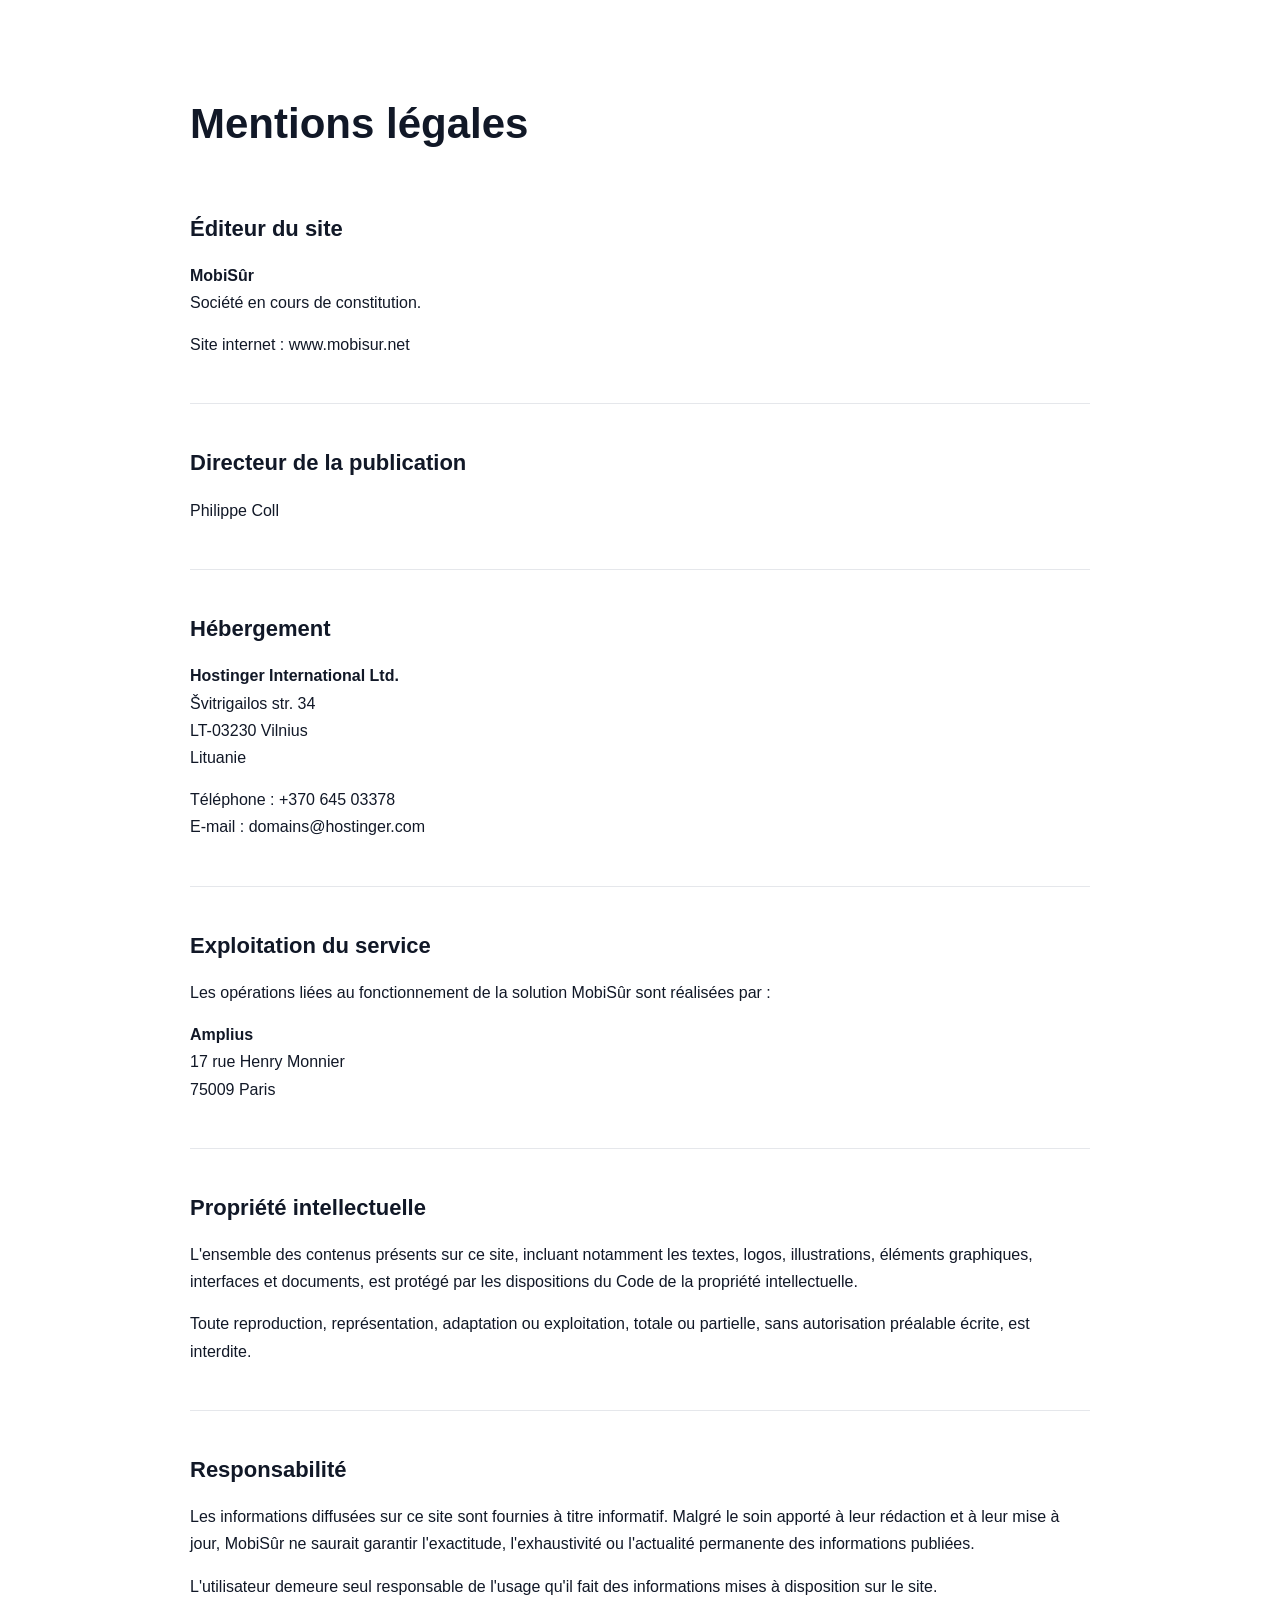
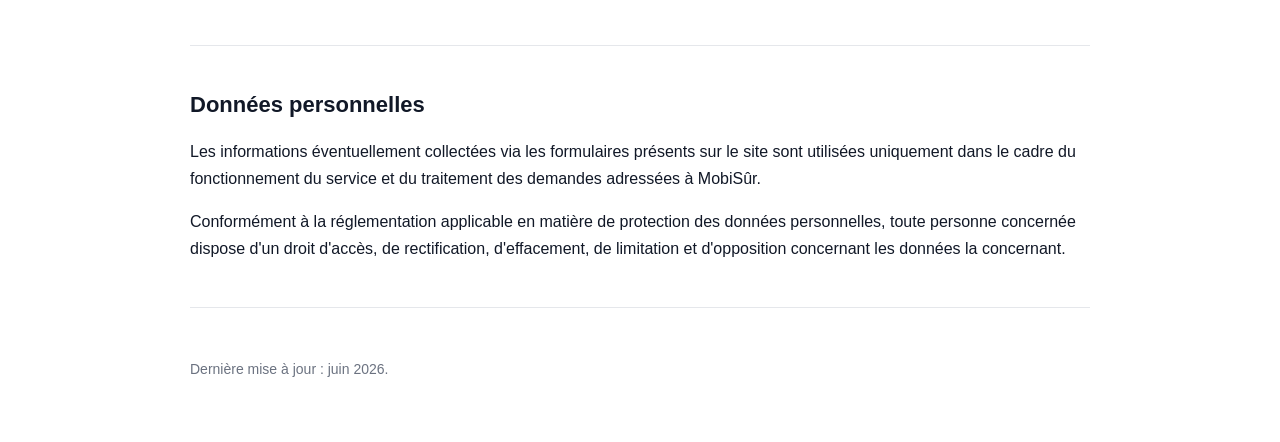
<file: public/legal.html>
<!DOCTYPE html>
<html lang="fr">
<head>
<meta charset="UTF-8">
<meta name="viewport" content="width=device-width, initial-scale=1.0">
<title>Mentions légales - MobiSûr</title>

<style>
body {
    margin: 0;
    font-family: Arial, Helvetica, sans-serif;
    background: #ffffff;
    color: #111827;
    line-height: 1.7;
}

.container {
    max-width: 900px;
    margin: 0 auto;
    padding: 60px 30px;
}

h1 {
    font-size: 42px;
    margin-bottom: 50px;
    font-weight: 700;
}

h2 {
    font-size: 22px;
    margin-top: 40px;
    margin-bottom: 15px;
    font-weight: 600;
}

p {
    margin: 0 0 15px 0;
}

.section {
    border-bottom: 1px solid #e5e7eb;
    padding-bottom: 30px;
    margin-bottom: 30px;
}

a {
    color: #111827;
    text-decoration: none;
}

a:hover {
    text-decoration: underline;
}

.footer-note {
    margin-top: 50px;
    color: #6b7280;
    font-size: 14px;
}
</style>
</head>

<body>

<div class="container">

    <h1>Mentions légales</h1>

    <div class="section">
        <h2>Éditeur du site</h2>

        <p>
            <strong>MobiSûr</strong><br>
            Société en cours de constitution.
        </p>

        <p>
            Site internet : <a href="https://mobisur.net">www.mobisur.net</a>
        </p>
    </div>

    <div class="section">
        <h2>Directeur de la publication</h2>

        <p>
            Philippe Coll
        </p>
    </div>

    <div class="section">
        <h2>Hébergement</h2>

        <p>
            <strong>Hostinger International Ltd.</strong><br>
            Švitrigailos str. 34<br>
            LT-03230 Vilnius<br>
            Lituanie
        </p>

        <p>
            Téléphone : +370 645 03378<br>
            E-mail : domains@hostinger.com
        </p>
    </div>

    <div class="section">
        <h2>Exploitation du service</h2>

        <p>
            Les opérations liées au fonctionnement de la solution MobiSûr sont réalisées par :
        </p>

        <p>
            <strong>Amplius</strong><br>
            17 rue Henry Monnier<br>
            75009 Paris
        </p>
    </div>

    <div class="section">
        <h2>Propriété intellectuelle</h2>

        <p>
            L'ensemble des contenus présents sur ce site, incluant notamment les textes, logos, illustrations, éléments graphiques, interfaces et documents, est protégé par les dispositions du Code de la propriété intellectuelle.
        </p>

        <p>
            Toute reproduction, représentation, adaptation ou exploitation, totale ou partielle, sans autorisation préalable écrite, est interdite.
        </p>
    </div>

    <div class="section">
        <h2>Responsabilité</h2>

        <p>
            Les informations diffusées sur ce site sont fournies à titre informatif. Malgré le soin apporté à leur rédaction et à leur mise à jour, MobiSûr ne saurait garantir l'exactitude, l'exhaustivité ou l'actualité permanente des informations publiées.
        </p>

        <p>
            L'utilisateur demeure seul responsable de l'usage qu'il fait des informations mises à disposition sur le site.
        </p>
    </div>

    <div class="section">
        <h2>Données personnelles</h2>

        <p>
            Les informations éventuellement collectées via les formulaires présents sur le site sont utilisées uniquement dans le cadre du fonctionnement du service et du traitement des demandes adressées à MobiSûr.
        </p>

        <p>
            Conformément à la réglementation applicable en matière de protection des données personnelles, toute personne concernée dispose d'un droit d'accès, de rectification, d'effacement, de limitation et d'opposition concernant les données la concernant.
        </p>
    </div>


    <div class="footer-note">
        Dernière mise à jour : juin 2026.
    </div>

</div>

</body>
</html>
</file>
